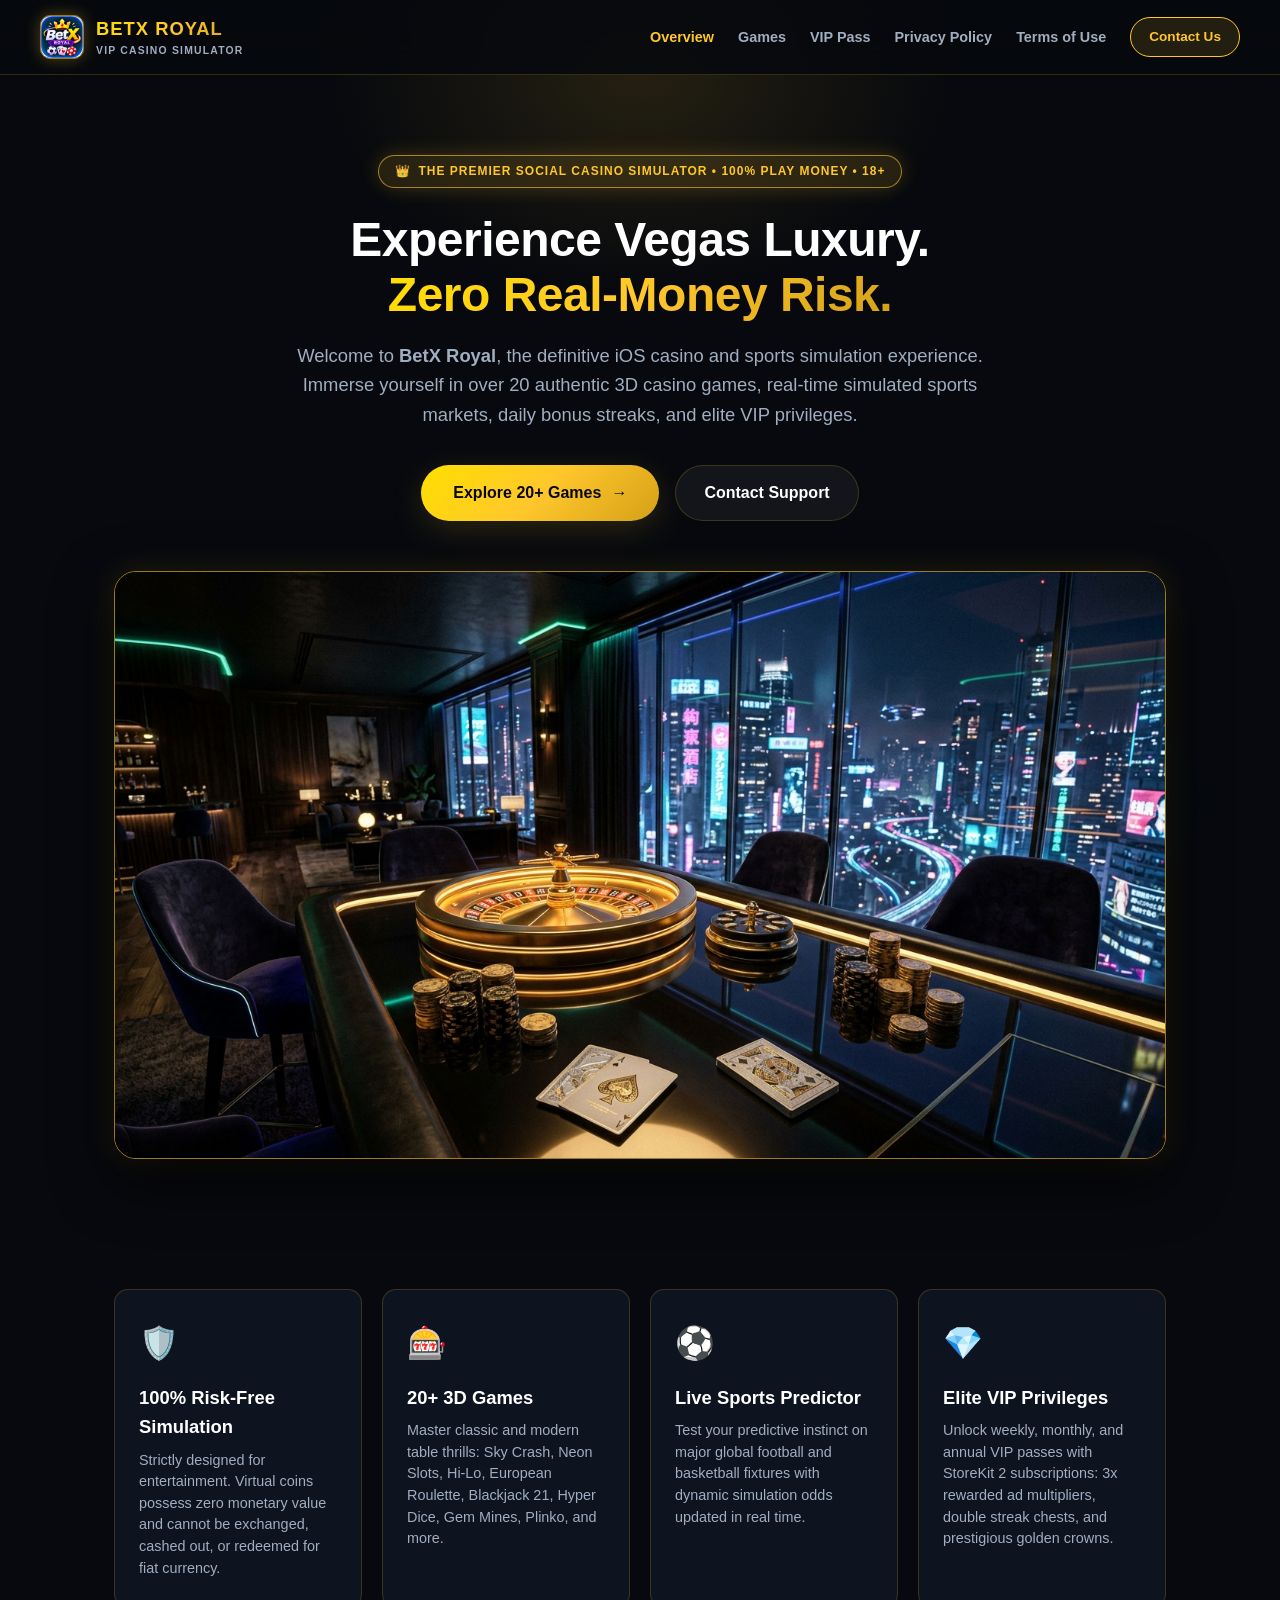
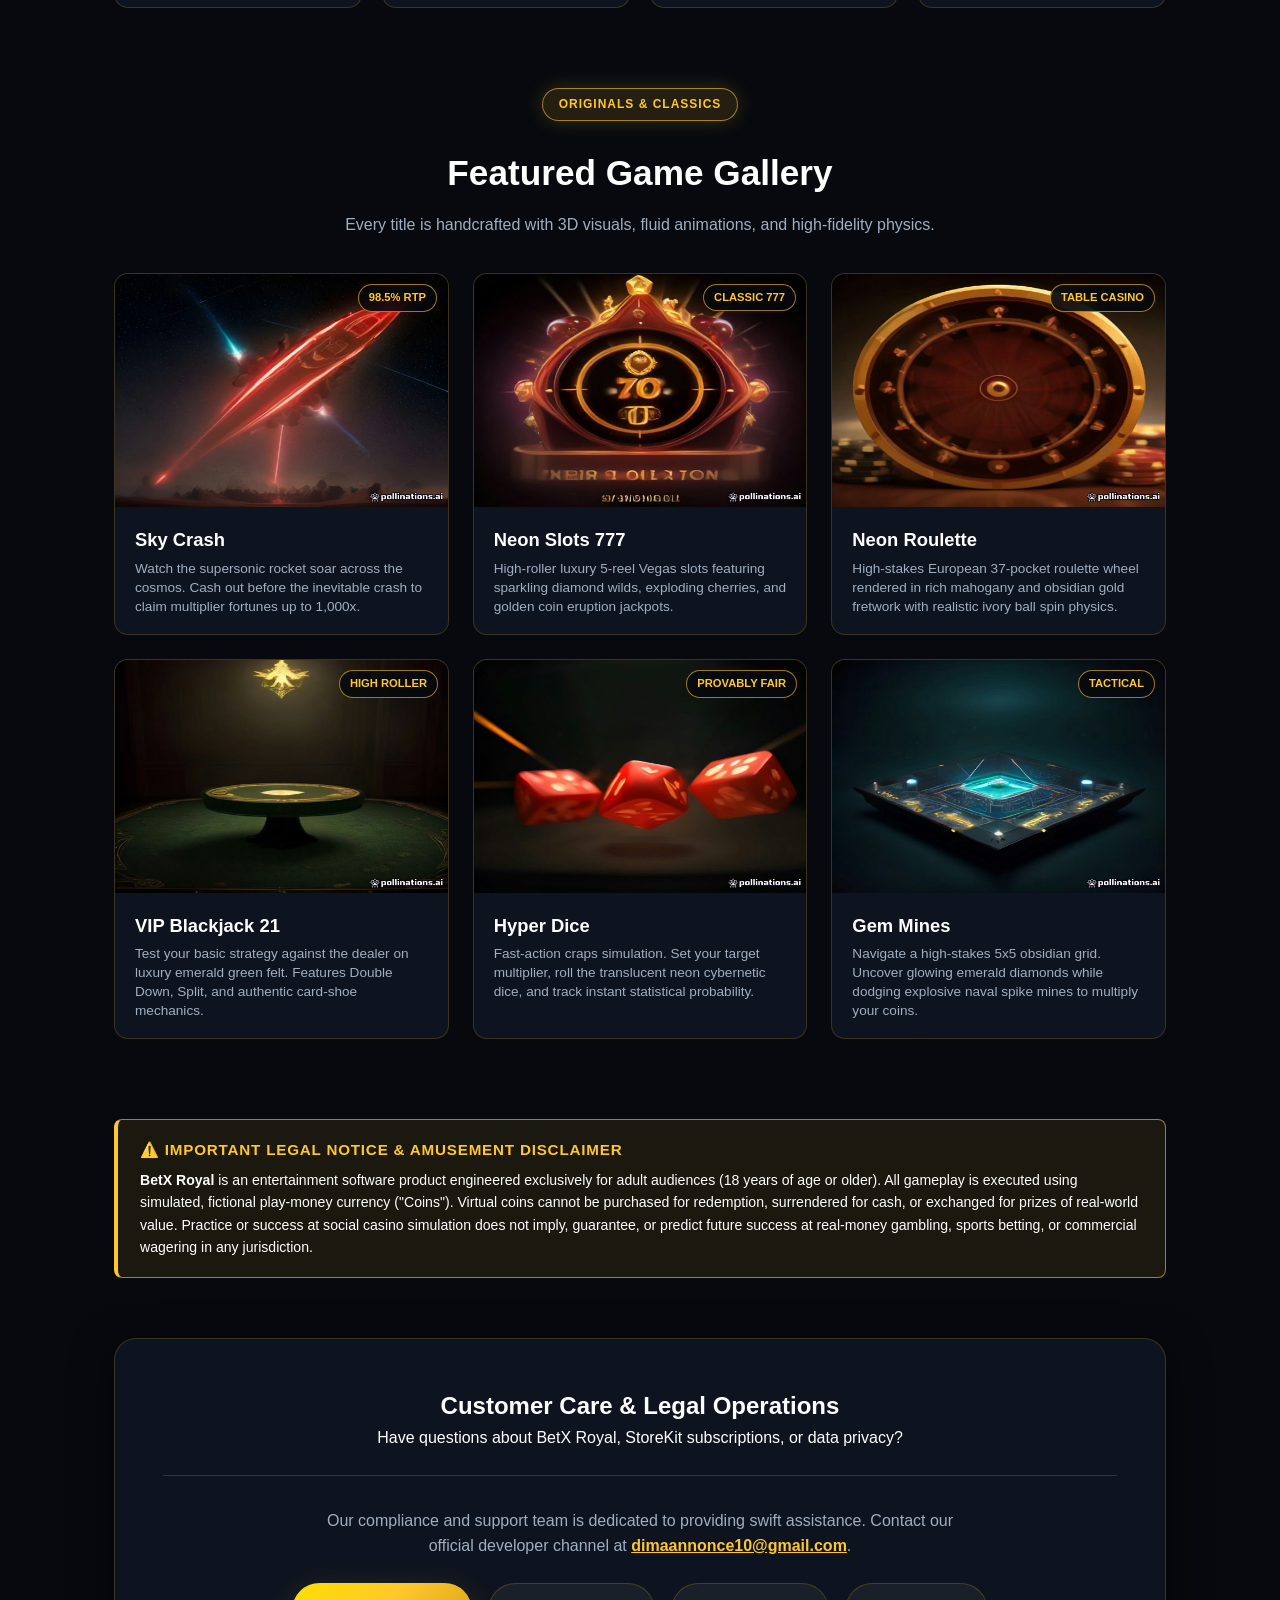
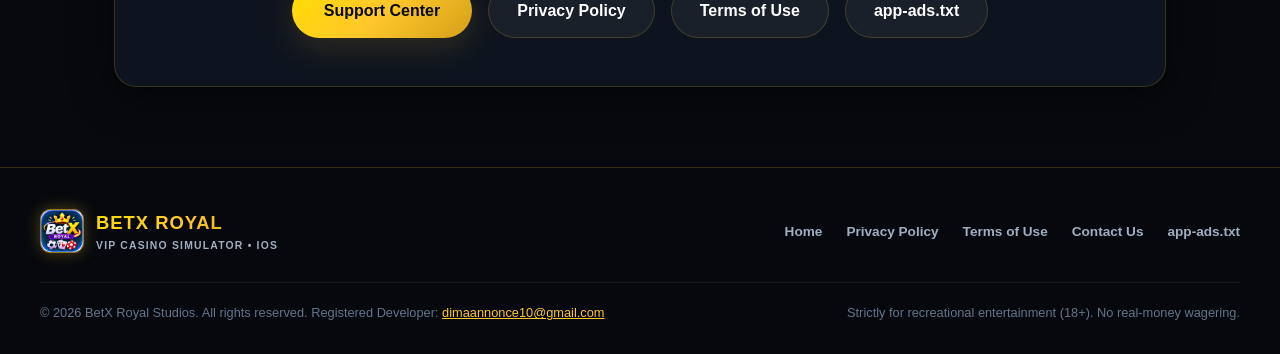
<file: index.html>
<!DOCTYPE html>
<html lang="en">
<head>
    <meta charset="UTF-8">
    <meta name="viewport" content="width=device-width, initial-scale=1.0">
    <title>BetX Royal - VIP Casino Simulator | Official App & Marketing Portal</title>
    <meta name="description" content="BetX Royal is the ultimate VIP social casino & sports odds simulator for iOS. Experience 20+ play-money casino games with zero financial risk.">
    <meta name="keywords" content="BetX Royal, Casino Simulator, Social Casino, Play Money, iOS Games, AdMob, VIP Casino">
    <link rel="stylesheet" href="assets/style.css">
    <link rel="icon" type="image/png" href="assets/logo.png">
</head>
<body>
    <div class="bg-glow-1"></div>
    <div class="bg-glow-2"></div>

    <!-- Navigation Header -->
    <header class="navbar">
        <div class="nav-container">
            <a href="index.html" class="brand-link">
                <img src="assets/logo.png" alt="BetX Royal Logo" class="brand-logo">
                <div class="brand-text">
                    <h1>BETX ROYAL</h1>
                    <p>VIP Casino Simulator</p>
                </div>
            </a>
            <nav class="nav-links">
                <a href="index.html" class="active">Overview</a>
                <a href="#games">Games</a>
                <a href="#vip">VIP Pass</a>
                <a href="privacy.html">Privacy Policy</a>
                <a href="terms.html">Terms of Use</a>
                <a href="contact.html" class="btn-contact-nav">Contact Us</a>
            </nav>
        </div>
    </header>

    <!-- Main Content -->
    <main class="content-wrapper">
        <!-- Hero Section -->
        <section class="hero-section">
            <div class="badge-pill">
                <span>👑</span>
                <span>The Premier Social Casino Simulator &bull; 100% Play Money &bull; 18+</span>
            </div>
            <h1 class="hero-title">Experience Vegas Luxury.<br><span class="highlight">Zero Real-Money Risk.</span></h1>
            <p class="hero-subtitle">
                Welcome to <strong>BetX Royal</strong>, the definitive iOS casino and sports simulation experience. Immerse yourself in over 20 authentic 3D casino games, real-time simulated sports markets, daily bonus streaks, and elite VIP privileges.
            </p>
            <div class="hero-cta-group">
                <a href="#games" class="btn-primary">
                    <span>Explore 20+ Games</span>
                    <span>&rarr;</span>
                </a>
                <a href="contact.html" class="btn-secondary">
                    <span>Contact Support</span>
                </a>
            </div>

            <div class="hero-banner-container">
                <img src="assets/banner.jpg" alt="BetX Royal VIP Penthouse Lounge" class="hero-banner-img">
            </div>
        </section>

        <!-- Pillars Section -->
        <section class="pillars-grid">
            <div class="pillar-card">
                <div class="pillar-icon">🛡️</div>
                <h3 class="pillar-title">100% Risk-Free Simulation</h3>
                <p class="pillar-desc">Strictly designed for entertainment. Virtual coins possess zero monetary value and cannot be exchanged, cashed out, or redeemed for fiat currency.</p>
            </div>
            <div class="pillar-card">
                <div class="pillar-icon">🎰</div>
                <h3 class="pillar-title">20+ 3D Games</h3>
                <p class="pillar-desc">Master classic and modern table thrills: Sky Crash, Neon Slots, Hi-Lo, European Roulette, Blackjack 21, Hyper Dice, Gem Mines, Plinko, and more.</p>
            </div>
            <div class="pillar-card">
                <div class="pillar-icon">⚽</div>
                <h3 class="pillar-title">Live Sports Predictor</h3>
                <p class="pillar-desc">Test your predictive instinct on major global football and basketball fixtures with dynamic simulation odds updated in real time.</p>
            </div>
            <div class="pillar-card">
                <div class="pillar-icon">💎</div>
                <h3 class="pillar-title">Elite VIP Privileges</h3>
                <p class="pillar-desc">Unlock weekly, monthly, and annual VIP passes with StoreKit 2 subscriptions: 3x rewarded ad multipliers, double streak chests, and prestigious golden crowns.</p>
            </div>
        </section>

        <!-- Games Showcase Section -->
        <section id="games" class="section-heading">
            <div class="badge-pill">Originals & Classics</div>
            <h2>Featured Game Gallery</h2>
            <p>Every title is handcrafted with 3D visuals, fluid animations, and high-fidelity physics.</p>
        </section>

        <section class="games-grid">
            <!-- Sky Crash -->
            <div class="game-card">
                <div class="game-thumb-wrapper">
                    <img src="assets/crash.png" alt="Sky Crash" class="game-thumb-img">
                    <span class="game-badge">98.5% RTP</span>
                </div>
                <div class="game-info">
                    <h3 class="game-name">Sky Crash</h3>
                    <p class="game-desc">Watch the supersonic rocket soar across the cosmos. Cash out before the inevitable crash to claim multiplier fortunes up to 1,000x.</p>
                </div>
            </div>

            <!-- Neon Slots -->
            <div class="game-card">
                <div class="game-thumb-wrapper">
                    <img src="assets/slots.png" alt="Neon Slots" class="game-thumb-img">
                    <span class="game-badge">CLASSIC 777</span>
                </div>
                <div class="game-info">
                    <h3 class="game-name">Neon Slots 777</h3>
                    <p class="game-desc">High-roller luxury 5-reel Vegas slots featuring sparkling diamond wilds, exploding cherries, and golden coin eruption jackpots.</p>
                </div>
            </div>

            <!-- Neon Roulette -->
            <div class="game-card">
                <div class="game-thumb-wrapper">
                    <img src="assets/roulette.png" alt="Neon Roulette" class="game-thumb-img">
                    <span class="game-badge">TABLE CASINO</span>
                </div>
                <div class="game-info">
                    <h3 class="game-name">Neon Roulette</h3>
                    <p class="game-desc">High-stakes European 37-pocket roulette wheel rendered in rich mahogany and obsidian gold fretwork with realistic ivory ball spin physics.</p>
                </div>
            </div>

            <!-- Blackjack 21 -->
            <div class="game-card">
                <div class="game-thumb-wrapper">
                    <img src="assets/blackjack.png" alt="Blackjack 21" class="game-thumb-img">
                    <span class="game-badge">HIGH ROLLER</span>
                </div>
                <div class="game-info">
                    <h3 class="game-name">VIP Blackjack 21</h3>
                    <p class="game-desc">Test your basic strategy against the dealer on luxury emerald green felt. Features Double Down, Split, and authentic card-shoe mechanics.</p>
                </div>
            </div>

            <!-- Hyper Dice -->
            <div class="game-card">
                <div class="game-thumb-wrapper">
                    <img src="assets/dice.png" alt="Hyper Dice" class="game-thumb-img">
                    <span class="game-badge">PROVABLY FAIR</span>
                </div>
                <div class="game-info">
                    <h3 class="game-name">Hyper Dice</h3>
                    <p class="game-desc">Fast-action craps simulation. Set your target multiplier, roll the translucent neon cybernetic dice, and track instant statistical probability.</p>
                </div>
            </div>

            <!-- Gem Mines -->
            <div class="game-card">
                <div class="game-thumb-wrapper">
                    <img src="assets/mines.png" alt="Gem Mines" class="game-thumb-img">
                    <span class="game-badge">TACTICAL</span>
                </div>
                <div class="game-info">
                    <h3 class="game-name">Gem Mines</h3>
                    <p class="game-desc">Navigate a high-stakes 5x5 obsidian grid. Uncover glowing emerald diamonds while dodging explosive naval spike mines to multiply your coins.</p>
                </div>
            </div>
        </section>

        <!-- Mandatory Lawyer Protection & Regulatory Disclaimer -->
        <div class="legal-alert" style="margin-bottom: 60px;">
            <h4>⚠️ Important Legal Notice & Amusement Disclaimer</h4>
            <p>
                <strong>BetX Royal</strong> is an entertainment software product engineered exclusively for adult audiences (18 years of age or older). All gameplay is executed using simulated, fictional play-money currency ("Coins"). Virtual coins cannot be purchased for redemption, surrendered for cash, or exchanged for prizes of real-world value. Practice or success at social casino simulation does not imply, guarantee, or predict future success at real-money gambling, sports betting, or commercial wagering in any jurisdiction.
            </p>
        </div>

        <!-- Developer & Support Callout -->
        <section class="legal-card" style="text-align: center;">
            <div class="legal-header">
                <h2>Customer Care & Legal Operations</h2>
                <p>Have questions about BetX Royal, StoreKit subscriptions, or data privacy?</p>
            </div>
            <p style="max-width: 650px; margin: 0 auto 24px; color: var(--text-secondary);">
                Our compliance and support team is dedicated to providing swift assistance. Contact our official developer channel at <a href="mailto:dimaannonce10@gmail.com" style="color: var(--gold); font-weight: 700;">dimaannonce10@gmail.com</a>.
            </p>
            <div style="display: flex; justify-content: center; gap: 16px; flex-wrap: wrap;">
                <a href="contact.html" class="btn-primary">Support Center</a>
                <a href="privacy.html" class="btn-secondary">Privacy Policy</a>
                <a href="terms.html" class="btn-secondary">Terms of Use</a>
                <a href="app-ads.txt" class="btn-secondary">app-ads.txt</a>
            </div>
        </section>
    </main>

    <!-- Footer -->
    <footer class="footer">
        <div class="footer-container">
            <div class="footer-top">
                <a href="index.html" class="brand-link">
                    <img src="assets/logo.png" alt="BetX Royal" class="brand-logo">
                    <div class="brand-text">
                        <h1>BETX ROYAL</h1>
                        <p>VIP Casino Simulator &bull; iOS</p>
                    </div>
                </a>
                <div class="footer-links">
                    <a href="index.html">Home</a>
                    <a href="privacy.html">Privacy Policy</a>
                    <a href="terms.html">Terms of Use</a>
                    <a href="contact.html">Contact Us</a>
                    <a href="app-ads.txt">app-ads.txt</a>
                </div>
            </div>
            <div class="footer-bottom">
                <div>&copy; 2026 BetX Royal Studios. All rights reserved. Registered Developer: <a href="mailto:dimaannonce10@gmail.com" style="color: var(--gold);">dimaannonce10@gmail.com</a></div>
                <div>Strictly for recreational entertainment (18+). No real-money wagering.</div>
            </div>
        </div>
    </footer>
</body>
</html>
</file>
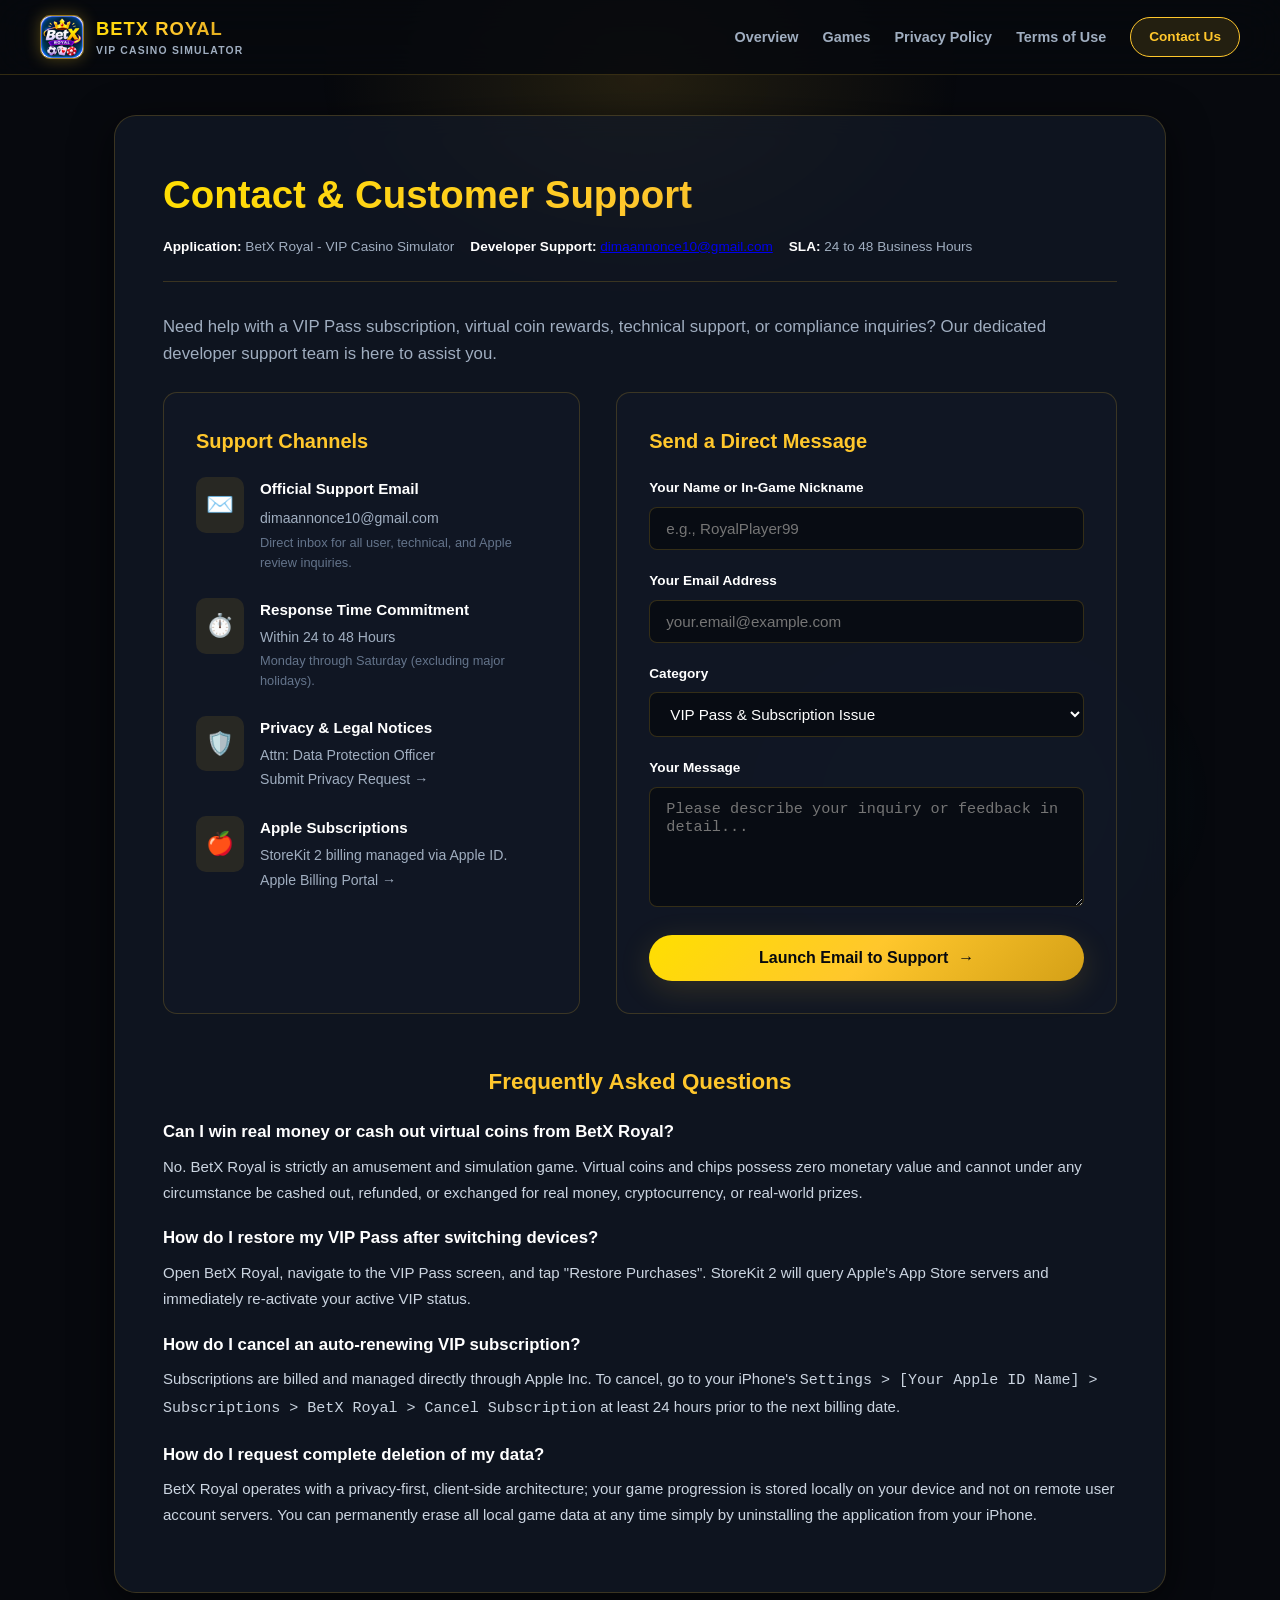
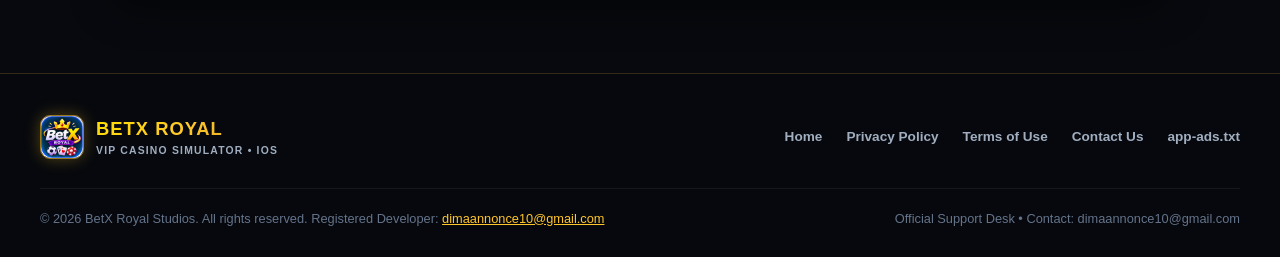
<file: contact.html>
<!DOCTYPE html>
<html lang="en">
<head>
    <meta charset="UTF-8">
    <meta name="viewport" content="width=device-width, initial-scale=1.0">
    <title>Contact Us & Support | BetX Royal - VIP Casino Simulator</title>
    <meta name="description" content="Official Customer Support and Developer Contact page for BetX Royal (iOS). Inquiries: dimaannonce10@gmail.com.">
    <link rel="stylesheet" href="assets/style.css">
    <link rel="icon" type="image/png" href="assets/logo.png">
</head>
<body>
    <div class="bg-glow-1"></div>
    <div class="bg-glow-2"></div>

    <!-- Navigation Header -->
    <header class="navbar">
        <div class="nav-container">
            <a href="index.html" class="brand-link">
                <img src="assets/logo.png" alt="BetX Royal Logo" class="brand-logo">
                <div class="brand-text">
                    <h1>BETX ROYAL</h1>
                    <p>VIP Casino Simulator</p>
                </div>
            </a>
            <nav class="nav-links">
                <a href="index.html">Overview</a>
                <a href="index.html#games">Games</a>
                <a href="privacy.html">Privacy Policy</a>
                <a href="terms.html">Terms of Use</a>
                <a href="contact.html" class="btn-contact-nav active">Contact Us</a>
            </nav>
        </div>
    </header>

    <!-- Main Content -->
    <main class="content-wrapper">
        <div class="legal-card">
            <div class="legal-header">
                <h1>Contact & Customer Support</h1>
                <div class="legal-meta">
                    <span><strong>Application:</strong> BetX Royal - VIP Casino Simulator</span>
                    <span><strong>Developer Support:</strong> <a href="mailto:dimaannonce10@gmail.com">dimaannonce10@gmail.com</a></span>
                    <span><strong>SLA:</strong> 24 to 48 Business Hours</span>
                </div>
            </div>

            <p style="color: var(--text-secondary); margin-bottom: 24px; font-size: 1.05rem;">
                Need help with a VIP Pass subscription, virtual coin rewards, technical support, or compliance inquiries? Our dedicated developer support team is here to assist you.
            </p>

            <div class="contact-grid">
                <!-- Info Left Column -->
                <div class="contact-info-card">
                    <h3 style="font-size: 1.25rem; font-weight: 800; color: var(--gold); margin-bottom: 20px;">Support Channels</h3>

                    <div class="contact-info-item">
                        <div class="contact-icon">✉️</div>
                        <div class="contact-details">
                            <h4>Official Support Email</h4>
                            <a href="mailto:dimaannonce10@gmail.com">dimaannonce10@gmail.com</a>
                            <p style="font-size: 0.8rem; color: var(--text-muted); margin-top: 2px;">Direct inbox for all user, technical, and Apple review inquiries.</p>
                        </div>
                    </div>

                    <div class="contact-info-item">
                        <div class="contact-icon">⏱️</div>
                        <div class="contact-details">
                            <h4>Response Time Commitment</h4>
                            <p>Within 24 to 48 Hours</p>
                            <p style="font-size: 0.8rem; color: var(--text-muted); margin-top: 2px;">Monday through Saturday (excluding major holidays).</p>
                        </div>
                    </div>

                    <div class="contact-info-item">
                        <div class="contact-icon">🛡️</div>
                        <div class="contact-details">
                            <h4>Privacy & Legal Notices</h4>
                            <p>Attn: Data Protection Officer</p>
                            <a href="mailto:dimaannonce10@gmail.com?subject=Privacy%20Inquiry%20-%20BetX%20Royal">Submit Privacy Request &rarr;</a>
                        </div>
                    </div>

                    <div class="contact-info-item">
                        <div class="contact-icon">🍎</div>
                        <div class="contact-details">
                            <h4>Apple Subscriptions</h4>
                            <p>StoreKit 2 billing managed via Apple ID.</p>
                            <a href="https://support.apple.com/billing" target="_blank" rel="noopener">Apple Billing Portal &rarr;</a>
                        </div>
                    </div>
                </div>

                <!-- Interactive Form Right Column -->
                <div class="contact-form">
                    <h3 style="font-size: 1.25rem; font-weight: 800; color: var(--gold); margin-bottom: 20px;">Send a Direct Message</h3>

                    <form onsubmit="handleContactSubmit(event)">
                        <div class="form-group">
                            <label class="form-label" for="userName">Your Name or In-Game Nickname</label>
                            <input type="text" id="userName" class="form-control" placeholder="e.g., RoyalPlayer99" required>
                        </div>

                        <div class="form-group">
                            <label class="form-label" for="userEmail">Your Email Address</label>
                            <input type="email" id="userEmail" class="form-control" placeholder="your.email@example.com" required>
                        </div>

                        <div class="form-group">
                            <label class="form-label" for="inquiryType">Category</label>
                            <select id="inquiryType" class="form-control">
                                <option value="VIP Subscription / StoreKit Issue">VIP Pass & Subscription Issue</option>
                                <option value="Technical Bug / App Crash">Technical Bug / Crash Report</option>
                                <option value="Virtual Coins / Ad Rewards">Virtual Coins & Rewarded Ads</option>
                                <option value="Privacy / GDPR / CCPA Request">Privacy & Data Subject Request</option>
                                <option value="General Question / Feedback">General Feedback</option>
                            </select>
                        </div>

                        <div class="form-group">
                            <label class="form-label" for="userMessage">Your Message</label>
                            <textarea id="userMessage" class="form-control" placeholder="Please describe your inquiry or feedback in detail..." required></textarea>
                        </div>

                        <button type="submit" class="btn-primary" style="width: 100%; justify-content: center; border: none; cursor: pointer;">
                            <span>Launch Email to Support</span>
                            <span>&rarr;</span>
                        </button>
                    </form>
                </div>
            </div>

            <!-- FAQ Section -->
            <div style="margin-top: 50px;">
                <h3 style="font-size: 1.4rem; font-weight: 800; color: var(--gold); margin-bottom: 20px; text-align: center;">Frequently Asked Questions</h3>
                
                <div class="legal-content">
                    <h3>Can I win real money or cash out virtual coins from BetX Royal?</h3>
                    <p>No. BetX Royal is strictly an amusement and simulation game. Virtual coins and chips possess zero monetary value and cannot under any circumstance be cashed out, refunded, or exchanged for real money, cryptocurrency, or real-world prizes.</p>

                    <h3>How do I restore my VIP Pass after switching devices?</h3>
                    <p>Open BetX Royal, navigate to the VIP Pass screen, and tap "Restore Purchases". StoreKit 2 will query Apple's App Store servers and immediately re-activate your active VIP status.</p>

                    <h3>How do I cancel an auto-renewing VIP subscription?</h3>
                    <p>Subscriptions are billed and managed directly through Apple Inc. To cancel, go to your iPhone's <code>Settings &gt; [Your Apple ID Name] &gt; Subscriptions &gt; BetX Royal &gt; Cancel Subscription</code> at least 24 hours prior to the next billing date.</p>

                    <h3>How do I request complete deletion of my data?</h3>
                    <p>BetX Royal operates with a privacy-first, client-side architecture; your game progression is stored locally on your device and not on remote user account servers. You can permanently erase all local game data at any time simply by uninstalling the application from your iPhone.</p>
                </div>
            </div>
        </div>
    </main>

    <!-- Footer -->
    <footer class="footer">
        <div class="footer-container">
            <div class="footer-top">
                <a href="index.html" class="brand-link">
                    <img src="assets/logo.png" alt="BetX Royal" class="brand-logo">
                    <div class="brand-text">
                        <h1>BETX ROYAL</h1>
                        <p>VIP Casino Simulator &bull; iOS</p>
                    </div>
                </a>
                <div class="footer-links">
                    <a href="index.html">Home</a>
                    <a href="privacy.html">Privacy Policy</a>
                    <a href="terms.html">Terms of Use</a>
                    <a href="contact.html">Contact Us</a>
                    <a href="app-ads.txt">app-ads.txt</a>
                </div>
            </div>
            <div class="footer-bottom">
                <div>&copy; 2026 BetX Royal Studios. All rights reserved. Registered Developer: <a href="mailto:dimaannonce10@gmail.com" style="color: var(--gold);">dimaannonce10@gmail.com</a></div>
                <div>Official Support Desk &bull; Contact: dimaannonce10@gmail.com</div>
            </div>
        </div>
    </footer>

    <script>
        function handleContactSubmit(event) {
            event.preventDefault();
            const name = document.getElementById('userName').value;
            const category = document.getElementById('inquiryType').value;
            const message = document.getElementById('userMessage').value;
            
            const subject = encodeURIComponent(`[BetX Royal Support] ${category} - ${name}`);
            const body = encodeURIComponent(`Hello BetX Royal Support Team,\n\nName / Nickname: ${name}\nCategory: ${category}\n\nMessage:\n${message}\n\nSent from BetX Royal Web Support Portal`);
            
            window.location.href = `mailto:dimaannonce10@gmail.com?subject=${subject}&body=${body}`;
        }
    </script>
</body>
</html>
</file>
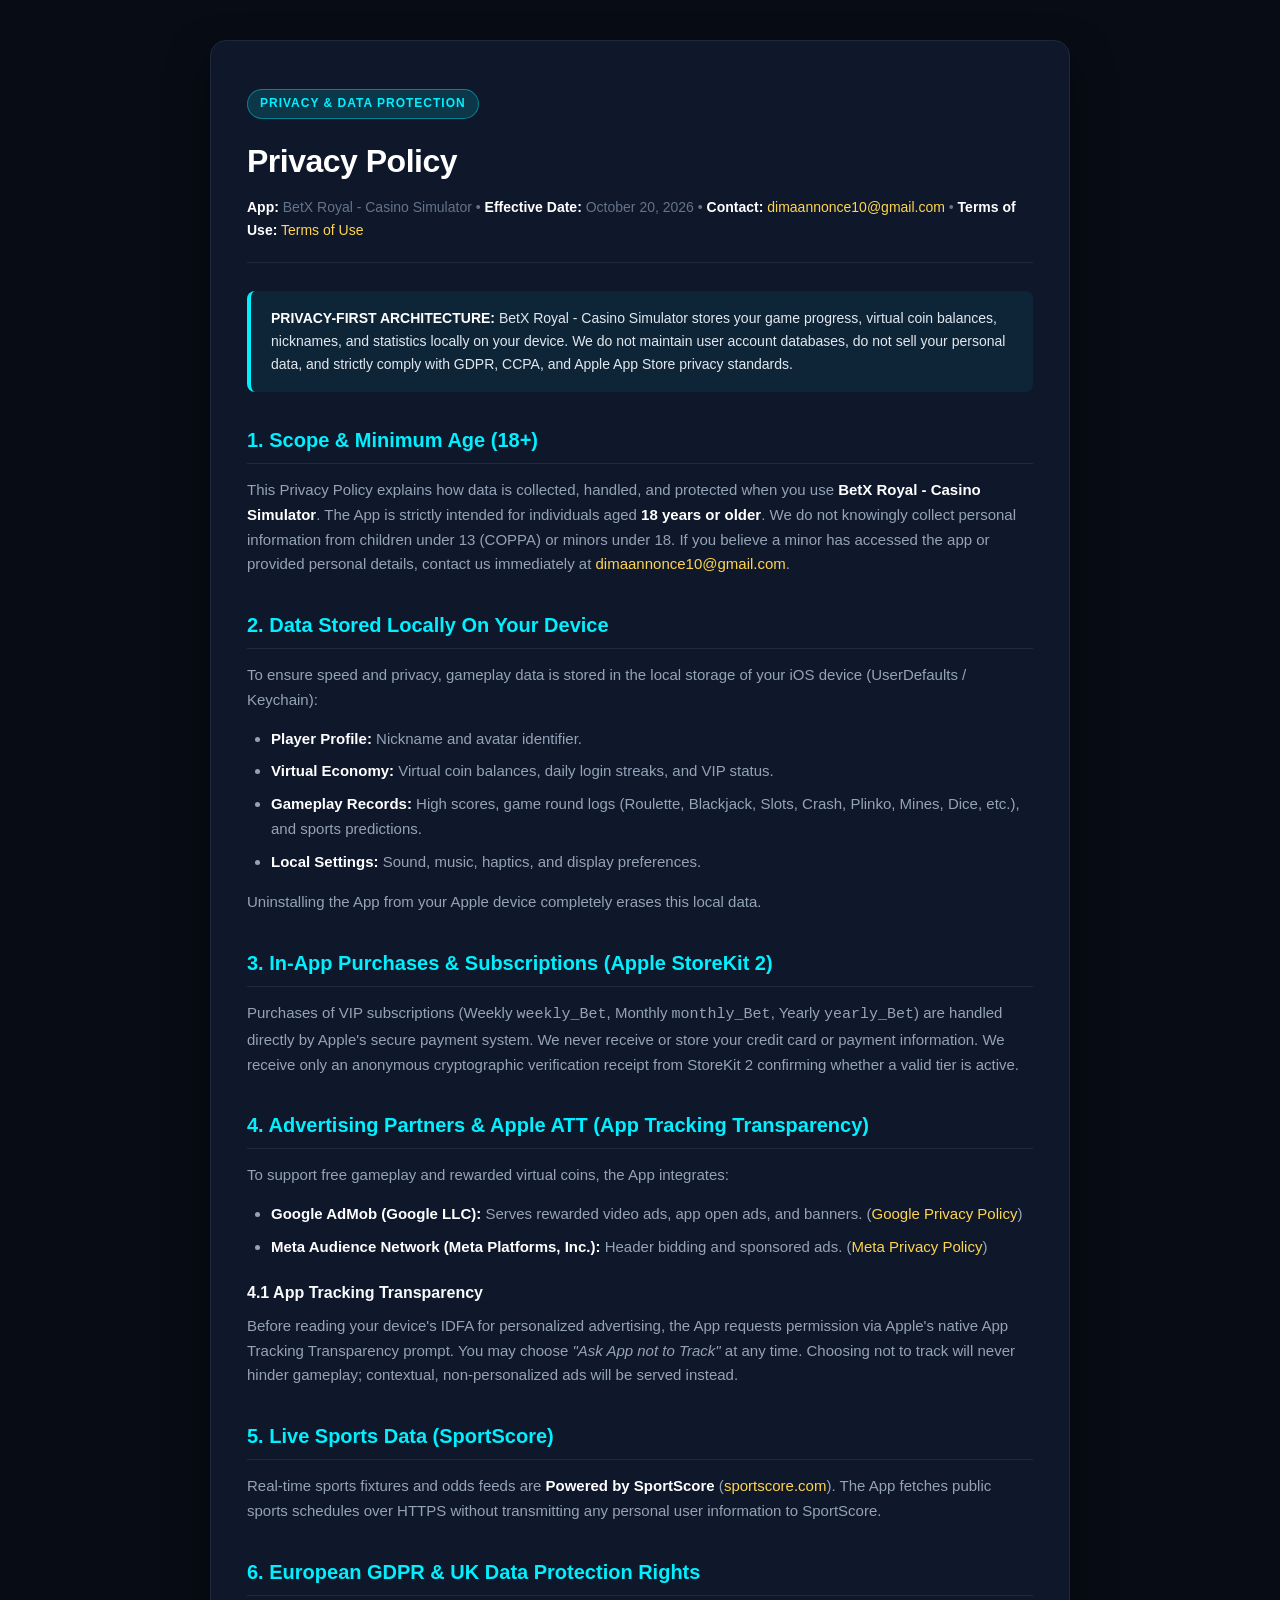
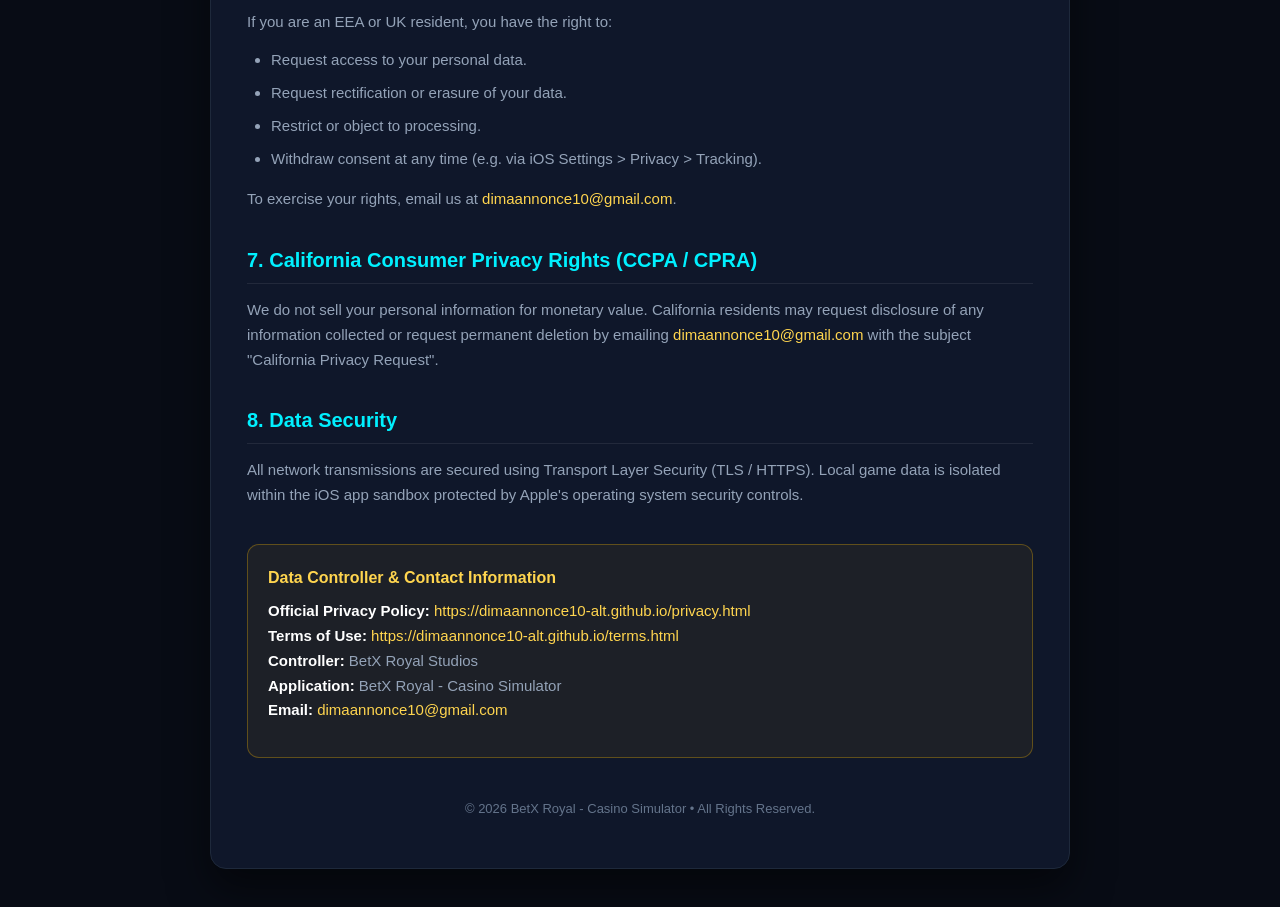
<file: privacy.html>
<!DOCTYPE html>
<html lang="en">
<head>
    <meta charset="UTF-8">
    <meta name="viewport" content="width=device-width, initial-scale=1.0">
    <title>Privacy Policy | BetX Royal - Casino Simulator</title>
    <style>
        :root {
            --bg-color: #080C15;
            --card-bg: #0F172A;
            --border-color: #1E293B;
            --gold: #FFB800;
            --gold-bright: #FFD54F;
            --text-main: #F8FAFC;
            --text-sub: #94A3B8;
            --text-muted: #64748B;
            --cyan: #00F0FF;
        }
        * { box-sizing: border-box; margin: 0; padding: 0; }
        body {
            background-color: var(--bg-color);
            color: var(--text-main);
            font-family: -apple-system, BlinkMacSystemFont, "Segoe UI", Roboto, Helvetica, Arial, sans-serif;
            line-height: 1.65;
            padding: 40px 20px;
        }
        .container {
            max-width: 860px;
            margin: 0 auto;
            background: var(--card-bg);
            border: 1px solid var(--border-color);
            border-radius: 16px;
            padding: 48px 36px;
            box-shadow: 0 20px 40px rgba(0,0,0,0.5);
        }
        .badge {
            display: inline-block;
            background: rgba(0, 240, 255, 0.15);
            color: var(--cyan);
            border: 1px solid rgba(0, 240, 255, 0.4);
            padding: 4px 12px;
            border-radius: 9999px;
            font-size: 12px;
            font-weight: 700;
            text-transform: uppercase;
            letter-spacing: 1px;
            margin-bottom: 16px;
        }
        h1 {
            font-size: 32px;
            font-weight: 900;
            letter-spacing: -0.5px;
            margin-bottom: 8px;
            color: #FFFFFF;
        }
        .meta {
            color: var(--text-muted);
            font-size: 14px;
            margin-bottom: 28px;
            padding-bottom: 20px;
            border-bottom: 1px solid var(--border-color);
        }
        .highlight-box {
            background: rgba(0, 240, 255, 0.06);
            border-left: 4px solid var(--cyan);
            padding: 16px 20px;
            border-radius: 8px;
            margin: 24px 0;
            font-size: 14px;
            color: #E2E8F0;
        }
        h2 {
            font-size: 20px;
            font-weight: 800;
            color: var(--cyan);
            margin: 32px 0 14px 0;
            padding-bottom: 6px;
            border-bottom: 1px solid rgba(255, 255, 255, 0.08);
        }
        h3 {
            font-size: 16px;
            font-weight: 700;
            color: var(--text-main);
            margin: 20px 0 8px 0;
        }
        p, li {
            color: var(--text-sub);
            font-size: 15px;
            margin-bottom: 14px;
        }
        ul {
            padding-left: 24px;
            margin-bottom: 16px;
        }
        li {
            margin-bottom: 8px;
        }
        strong {
            color: #FFFFFF;
        }
        a {
            color: var(--gold-bright);
            text-decoration: none;
            transition: color 0.2s;
        }
        a:hover {
            color: #FFE082;
            text-decoration: underline;
        }
        .contact-card {
            background: rgba(255, 184, 0, 0.06);
            border: 1px solid rgba(255, 184, 0, 0.3);
            padding: 20px;
            border-radius: 12px;
            margin-top: 36px;
        }
        .contact-card h3 {
            margin-top: 0;
            color: var(--gold-bright);
        }
        .footer {
            margin-top: 40px;
            text-align: center;
            font-size: 13px;
            color: var(--text-muted);
        }
    </style>
</head>
<body>
    <div class="container">
        <div class="badge">Privacy & Data Protection</div>
        <h1>Privacy Policy</h1>
        <div class="meta">
            <strong>App:</strong> BetX Royal - Casino Simulator &bull; 
            <strong>Effective Date:</strong> October 20, 2026 &bull; 
            <strong>Contact:</strong> <a href="mailto:dimaannonce10@gmail.com">dimaannonce10@gmail.com</a> &bull;
            <strong>Terms of Use:</strong> <a href="https://dimaannonce10-alt.github.io/terms.html">Terms of Use</a>
        </div>

        <div class="highlight-box">
            <strong>PRIVACY-FIRST ARCHITECTURE:</strong> BetX Royal - Casino Simulator stores your game progress, virtual coin balances, nicknames, and statistics locally on your device. We do not maintain user account databases, do not sell your personal data, and strictly comply with GDPR, CCPA, and Apple App Store privacy standards.
        </div>

        <h2>1. Scope & Minimum Age (18+)</h2>
        <p>This Privacy Policy explains how data is collected, handled, and protected when you use <strong>BetX Royal - Casino Simulator</strong>. The App is strictly intended for individuals aged <strong>18 years or older</strong>. We do not knowingly collect personal information from children under 13 (COPPA) or minors under 18. If you believe a minor has accessed the app or provided personal details, contact us immediately at <a href="mailto:dimaannonce10@gmail.com">dimaannonce10@gmail.com</a>.</p>

        <h2>2. Data Stored Locally On Your Device</h2>
        <p>To ensure speed and privacy, gameplay data is stored in the local storage of your iOS device (UserDefaults / Keychain):</p>
        <ul>
            <li><strong>Player Profile:</strong> Nickname and avatar identifier.</li>
            <li><strong>Virtual Economy:</strong> Virtual coin balances, daily login streaks, and VIP status.</li>
            <li><strong>Gameplay Records:</strong> High scores, game round logs (Roulette, Blackjack, Slots, Crash, Plinko, Mines, Dice, etc.), and sports predictions.</li>
            <li><strong>Local Settings:</strong> Sound, music, haptics, and display preferences.</li>
        </ul>
        <p>Uninstalling the App from your Apple device completely erases this local data.</p>

        <h2>3. In-App Purchases & Subscriptions (Apple StoreKit 2)</h2>
        <p>Purchases of VIP subscriptions (Weekly <code>weekly_Bet</code>, Monthly <code>monthly_Bet</code>, Yearly <code>yearly_Bet</code>) are handled directly by Apple's secure payment system. We never receive or store your credit card or payment information. We receive only an anonymous cryptographic verification receipt from StoreKit 2 confirming whether a valid tier is active.</p>

        <h2>4. Advertising Partners & Apple ATT (App Tracking Transparency)</h2>
        <p>To support free gameplay and rewarded virtual coins, the App integrates:</p>
        <ul>
            <li><strong>Google AdMob (Google LLC):</strong> Serves rewarded video ads, app open ads, and banners. (<a href="https://policies.google.com/privacy" target="_blank">Google Privacy Policy</a>)</li>
            <li><strong>Meta Audience Network (Meta Platforms, Inc.):</strong> Header bidding and sponsored ads. (<a href="https://www.facebook.com/about/privacy/" target="_blank">Meta Privacy Policy</a>)</li>
        </ul>
        <h3>4.1 App Tracking Transparency</h3>
        <p>Before reading your device's IDFA for personalized advertising, the App requests permission via Apple's native App Tracking Transparency prompt. You may choose <em>"Ask App not to Track"</em> at any time. Choosing not to track will never hinder gameplay; contextual, non-personalized ads will be served instead.</p>

        <h2>5. Live Sports Data (SportScore)</h2>
        <p>Real-time sports fixtures and odds feeds are <strong>Powered by SportScore</strong> (<a href="https://sportscore.com/" target="_blank">sportscore.com</a>). The App fetches public sports schedules over HTTPS without transmitting any personal user information to SportScore.</p>

        <h2>6. European GDPR & UK Data Protection Rights</h2>
        <p>If you are an EEA or UK resident, you have the right to:</p>
        <ul>
            <li>Request access to your personal data.</li>
            <li>Request rectification or erasure of your data.</li>
            <li>Restrict or object to processing.</li>
            <li>Withdraw consent at any time (e.g. via iOS Settings &gt; Privacy &gt; Tracking).</li>
        </ul>
        <p>To exercise your rights, email us at <a href="mailto:dimaannonce10@gmail.com">dimaannonce10@gmail.com</a>.</p>

        <h2>7. California Consumer Privacy Rights (CCPA / CPRA)</h2>
        <p>We do not sell your personal information for monetary value. California residents may request disclosure of any information collected or request permanent deletion by emailing <a href="mailto:dimaannonce10@gmail.com">dimaannonce10@gmail.com</a> with the subject "California Privacy Request".</p>

        <h2>8. Data Security</h2>
        <p>All network transmissions are secured using Transport Layer Security (TLS / HTTPS). Local game data is isolated within the iOS app sandbox protected by Apple's operating system security controls.</p>

        <div class="contact-card">
            <h3>Data Controller & Contact Information</h3>
            <p><strong>Official Privacy Policy:</strong> <a href="https://dimaannonce10-alt.github.io/privacy.html">https://dimaannonce10-alt.github.io/privacy.html</a><br>
            <strong>Terms of Use:</strong> <a href="https://dimaannonce10-alt.github.io/terms.html">https://dimaannonce10-alt.github.io/terms.html</a><br>
            <strong>Controller:</strong> BetX Royal Studios<br>
            <strong>Application:</strong> BetX Royal - Casino Simulator<br>
            <strong>Email:</strong> <a href="mailto:dimaannonce10@gmail.com">dimaannonce10@gmail.com</a></p>
        </div>

        <div class="footer">
            &copy; 2026 BetX Royal - Casino Simulator &bull; All Rights Reserved.
        </div>
    </div>
</body>
</html>
</file>
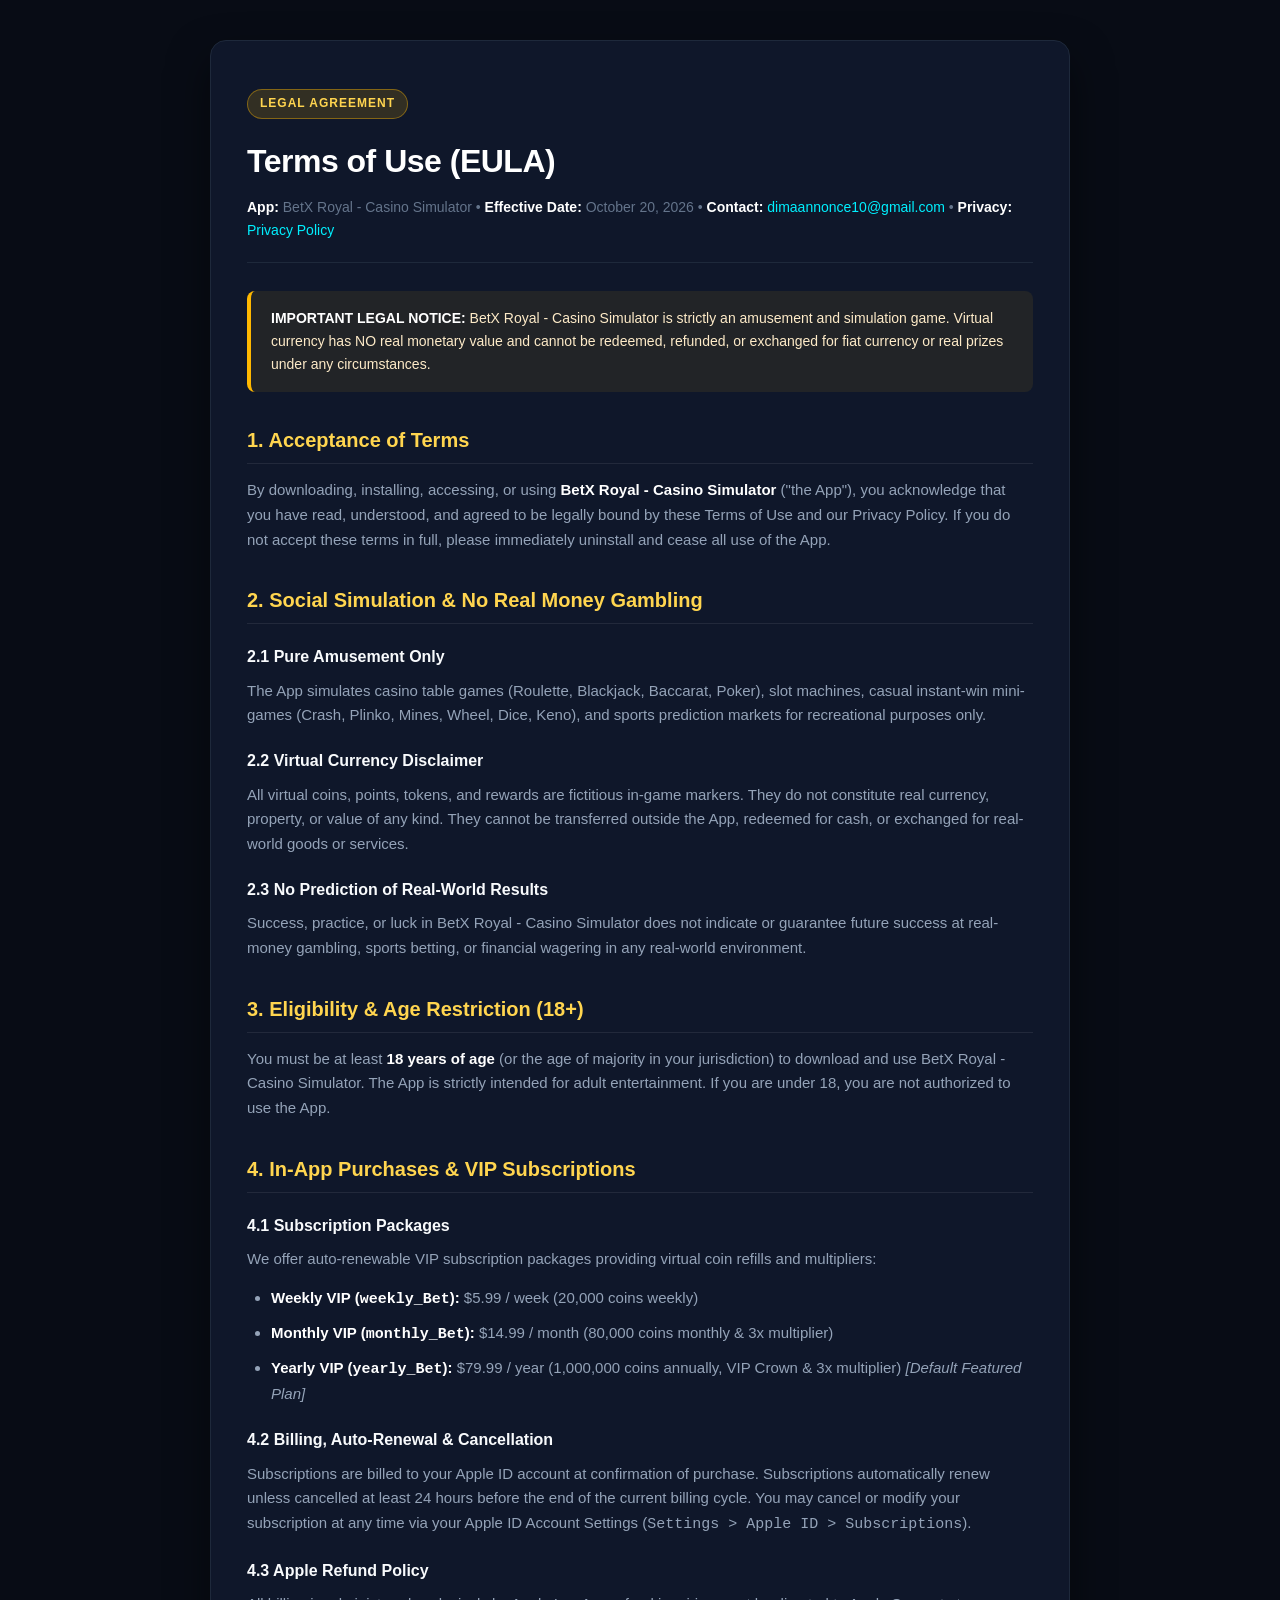
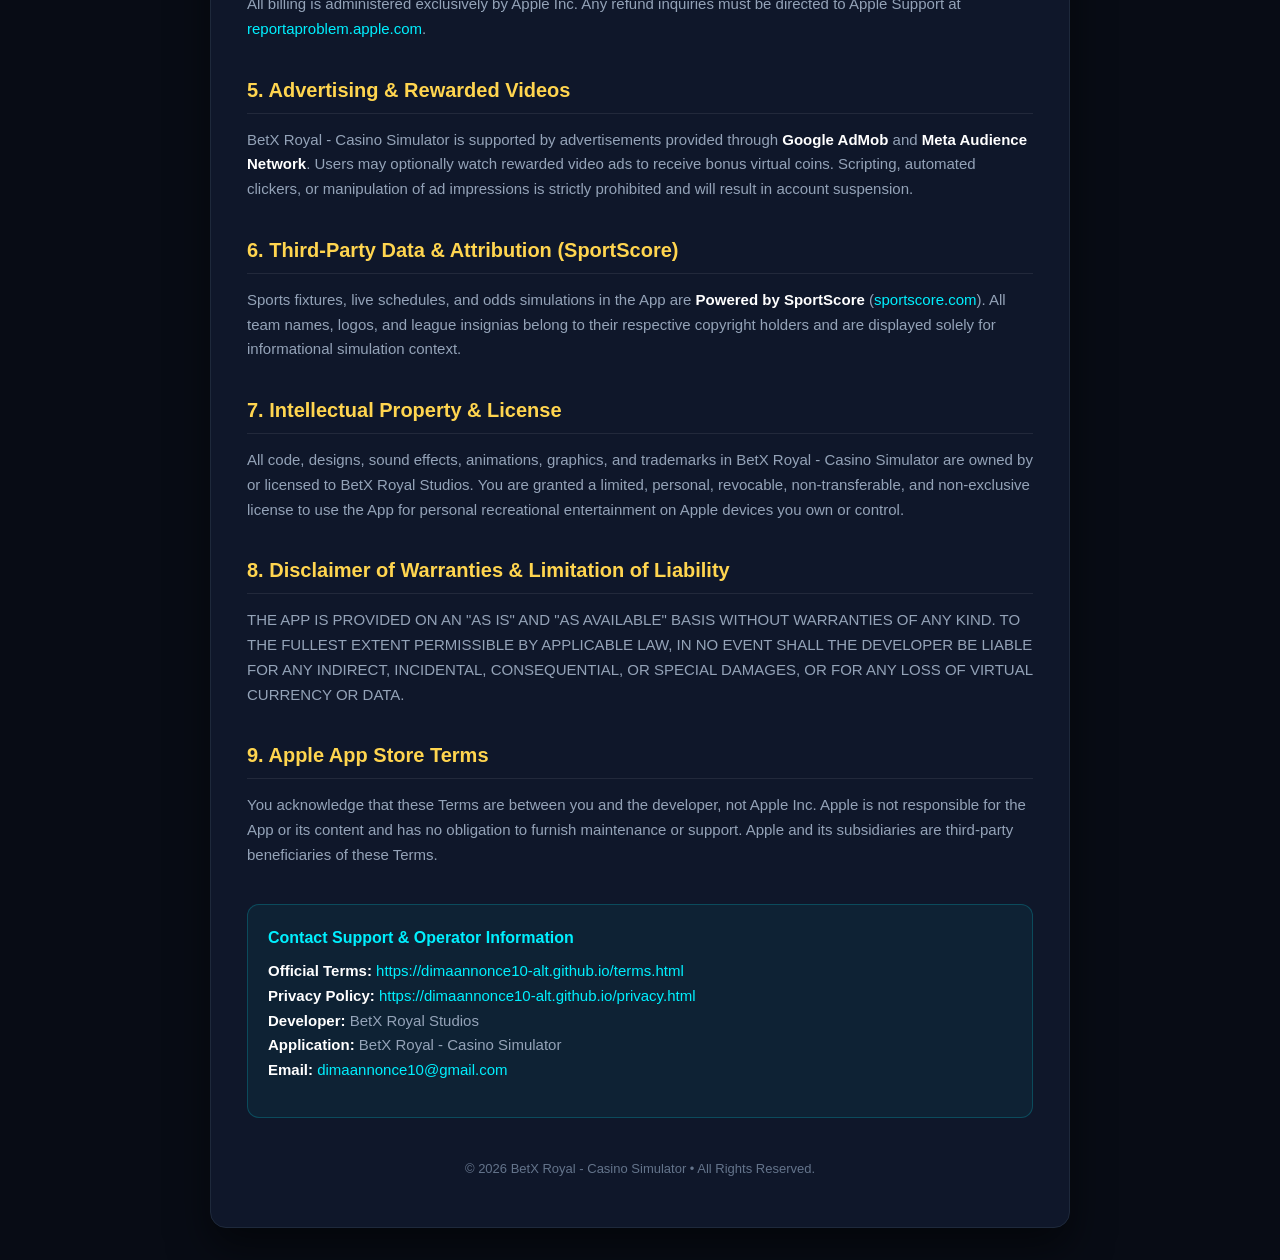
<file: terms.html>
<!DOCTYPE html>
<html lang="en">
<head>
    <meta charset="UTF-8">
    <meta name="viewport" content="width=device-width, initial-scale=1.0">
    <title>Terms of Use | BetX Royal - Casino Simulator</title>
    <style>
        :root {
            --bg-color: #080C15;
            --card-bg: #0F172A;
            --border-color: #1E293B;
            --gold: #FFB800;
            --gold-bright: #FFD54F;
            --text-main: #F8FAFC;
            --text-sub: #94A3B8;
            --text-muted: #64748B;
            --cyan: #00F0FF;
        }
        * { box-sizing: border-box; margin: 0; padding: 0; }
        body {
            background-color: var(--bg-color);
            color: var(--text-main);
            font-family: -apple-system, BlinkMacSystemFont, "Segoe UI", Roboto, Helvetica, Arial, sans-serif;
            line-height: 1.65;
            padding: 40px 20px;
        }
        .container {
            max-width: 860px;
            margin: 0 auto;
            background: var(--card-bg);
            border: 1px solid var(--border-color);
            border-radius: 16px;
            padding: 48px 36px;
            box-shadow: 0 20px 40px rgba(0,0,0,0.5);
        }
        .badge {
            display: inline-block;
            background: rgba(255, 184, 0, 0.15);
            color: var(--gold-bright);
            border: 1px solid rgba(255, 184, 0, 0.4);
            padding: 4px 12px;
            border-radius: 9999px;
            font-size: 12px;
            font-weight: 700;
            text-transform: uppercase;
            letter-spacing: 1px;
            margin-bottom: 16px;
        }
        h1 {
            font-size: 32px;
            font-weight: 900;
            letter-spacing: -0.5px;
            margin-bottom: 8px;
            color: #FFFFFF;
        }
        .meta {
            color: var(--text-muted);
            font-size: 14px;
            margin-bottom: 28px;
            padding-bottom: 20px;
            border-bottom: 1px solid var(--border-color);
        }
        .notice-box {
            background: rgba(255, 184, 0, 0.08);
            border-left: 4px solid var(--gold);
            padding: 16px 20px;
            border-radius: 8px;
            margin: 24px 0;
            font-size: 14px;
            color: #FEEBC8;
        }
        h2 {
            font-size: 20px;
            font-weight: 800;
            color: var(--gold-bright);
            margin: 32px 0 14px 0;
            padding-bottom: 6px;
            border-bottom: 1px solid rgba(255, 255, 255, 0.08);
        }
        h3 {
            font-size: 16px;
            font-weight: 700;
            color: var(--text-main);
            margin: 20px 0 8px 0;
        }
        p, li {
            color: var(--text-sub);
            font-size: 15px;
            margin-bottom: 14px;
        }
        ul {
            padding-left: 24px;
            margin-bottom: 16px;
        }
        li {
            margin-bottom: 8px;
        }
        strong {
            color: #FFFFFF;
        }
        a {
            color: var(--cyan);
            text-decoration: none;
            transition: color 0.2s;
        }
        a:hover {
            color: #67E8F9;
            text-decoration: underline;
        }
        .contact-card {
            background: rgba(0, 240, 255, 0.05);
            border: 1px solid rgba(0, 240, 255, 0.2);
            padding: 20px;
            border-radius: 12px;
            margin-top: 36px;
        }
        .contact-card h3 {
            margin-top: 0;
            color: var(--cyan);
        }
        .footer {
            margin-top: 40px;
            text-align: center;
            font-size: 13px;
            color: var(--text-muted);
        }
    </style>
</head>
<body>
    <div class="container">
        <div class="badge">Legal Agreement</div>
        <h1>Terms of Use (EULA)</h1>
        <div class="meta">
            <strong>App:</strong> BetX Royal - Casino Simulator &bull; 
            <strong>Effective Date:</strong> October 20, 2026 &bull; 
            <strong>Contact:</strong> <a href="mailto:dimaannonce10@gmail.com">dimaannonce10@gmail.com</a> &bull;
            <strong>Privacy:</strong> <a href="https://dimaannonce10-alt.github.io/privacy.html">Privacy Policy</a>
        </div>

        <div class="notice-box">
            <strong>IMPORTANT LEGAL NOTICE:</strong> BetX Royal - Casino Simulator is strictly an amusement and simulation game. Virtual currency has NO real monetary value and cannot be redeemed, refunded, or exchanged for fiat currency or real prizes under any circumstances.
        </div>

        <h2>1. Acceptance of Terms</h2>
        <p>By downloading, installing, accessing, or using <strong>BetX Royal - Casino Simulator</strong> ("the App"), you acknowledge that you have read, understood, and agreed to be legally bound by these Terms of Use and our Privacy Policy. If you do not accept these terms in full, please immediately uninstall and cease all use of the App.</p>

        <h2>2. Social Simulation & No Real Money Gambling</h2>
        <h3>2.1 Pure Amusement Only</h3>
        <p>The App simulates casino table games (Roulette, Blackjack, Baccarat, Poker), slot machines, casual instant-win mini-games (Crash, Plinko, Mines, Wheel, Dice, Keno), and sports prediction markets for recreational purposes only.</p>
        <h3>2.2 Virtual Currency Disclaimer</h3>
        <p>All virtual coins, points, tokens, and rewards are fictitious in-game markers. They do not constitute real currency, property, or value of any kind. They cannot be transferred outside the App, redeemed for cash, or exchanged for real-world goods or services.</p>
        <h3>2.3 No Prediction of Real-World Results</h3>
        <p>Success, practice, or luck in BetX Royal - Casino Simulator does not indicate or guarantee future success at real-money gambling, sports betting, or financial wagering in any real-world environment.</p>

        <h2>3. Eligibility & Age Restriction (18+)</h2>
        <p>You must be at least <strong>18 years of age</strong> (or the age of majority in your jurisdiction) to download and use BetX Royal - Casino Simulator. The App is strictly intended for adult entertainment. If you are under 18, you are not authorized to use the App.</p>

        <h2>4. In-App Purchases & VIP Subscriptions</h2>
        <h3>4.1 Subscription Packages</h3>
        <p>We offer auto-renewable VIP subscription packages providing virtual coin refills and multipliers:</p>
        <ul>
            <li><strong>Weekly VIP (<code>weekly_Bet</code>):</strong> $5.99 / week (20,000 coins weekly)</li>
            <li><strong>Monthly VIP (<code>monthly_Bet</code>):</strong> $14.99 / month (80,000 coins monthly & 3x multiplier)</li>
            <li><strong>Yearly VIP (<code>yearly_Bet</code>):</strong> $79.99 / year (1,000,000 coins annually, VIP Crown & 3x multiplier) <em>[Default Featured Plan]</em></li>
        </ul>
        <h3>4.2 Billing, Auto-Renewal & Cancellation</h3>
        <p>Subscriptions are billed to your Apple ID account at confirmation of purchase. Subscriptions automatically renew unless cancelled at least 24 hours before the end of the current billing cycle. You may cancel or modify your subscription at any time via your Apple ID Account Settings (<code>Settings &gt; Apple ID &gt; Subscriptions</code>).</p>
        <h3>4.3 Apple Refund Policy</h3>
        <p>All billing is administered exclusively by Apple Inc. Any refund inquiries must be directed to Apple Support at <a href="https://reportaproblem.apple.com" target="_blank">reportaproblem.apple.com</a>.</p>

        <h2>5. Advertising & Rewarded Videos</h2>
        <p>BetX Royal - Casino Simulator is supported by advertisements provided through <strong>Google AdMob</strong> and <strong>Meta Audience Network</strong>. Users may optionally watch rewarded video ads to receive bonus virtual coins. Scripting, automated clickers, or manipulation of ad impressions is strictly prohibited and will result in account suspension.</p>

        <h2>6. Third-Party Data & Attribution (SportScore)</h2>
        <p>Sports fixtures, live schedules, and odds simulations in the App are <strong>Powered by SportScore</strong> (<a href="https://sportscore.com/" target="_blank">sportscore.com</a>). All team names, logos, and league insignias belong to their respective copyright holders and are displayed solely for informational simulation context.</p>

        <h2>7. Intellectual Property & License</h2>
        <p>All code, designs, sound effects, animations, graphics, and trademarks in BetX Royal - Casino Simulator are owned by or licensed to BetX Royal Studios. You are granted a limited, personal, revocable, non-transferable, and non-exclusive license to use the App for personal recreational entertainment on Apple devices you own or control.</p>

        <h2>8. Disclaimer of Warranties & Limitation of Liability</h2>
        <p>THE APP IS PROVIDED ON AN "AS IS" AND "AS AVAILABLE" BASIS WITHOUT WARRANTIES OF ANY KIND. TO THE FULLEST EXTENT PERMISSIBLE BY APPLICABLE LAW, IN NO EVENT SHALL THE DEVELOPER BE LIABLE FOR ANY INDIRECT, INCIDENTAL, CONSEQUENTIAL, OR SPECIAL DAMAGES, OR FOR ANY LOSS OF VIRTUAL CURRENCY OR DATA.</p>

        <h2>9. Apple App Store Terms</h2>
        <p>You acknowledge that these Terms are between you and the developer, not Apple Inc. Apple is not responsible for the App or its content and has no obligation to furnish maintenance or support. Apple and its subsidiaries are third-party beneficiaries of these Terms.</p>

        <div class="contact-card">
            <h3>Contact Support & Operator Information</h3>
            <p><strong>Official Terms:</strong> <a href="https://dimaannonce10-alt.github.io/terms.html">https://dimaannonce10-alt.github.io/terms.html</a><br>
            <strong>Privacy Policy:</strong> <a href="https://dimaannonce10-alt.github.io/privacy.html">https://dimaannonce10-alt.github.io/privacy.html</a><br>
            <strong>Developer:</strong> BetX Royal Studios<br>
            <strong>Application:</strong> BetX Royal - Casino Simulator<br>
            <strong>Email:</strong> <a href="mailto:dimaannonce10@gmail.com">dimaannonce10@gmail.com</a></p>
        </div>

        <div class="footer">
            &copy; 2026 BetX Royal - Casino Simulator &bull; All Rights Reserved.
        </div>
    </div>
</body>
</html>
</file>
<file: assets/style.css>
:root {
    --bg-primary: #07090E;
    --bg-secondary: #0C1018;
    --bg-card: rgba(18, 24, 38, 0.75);
    --bg-card-hover: rgba(26, 34, 52, 0.9);
    --gold: #FFC72C;
    --gold-light: #FFE082;
    --gold-dark: #D4A017;
    --gold-gradient: linear-gradient(135deg, #FFDF00 0%, #FFC72C 50%, #D4A017 100%);
    --cyan: #00E5FF;
    --emerald: #00F084;
    --text-primary: #FFFFFF;
    --text-secondary: #A0AEC0;
    --text-muted: #64748B;
    --border-subtle: rgba(255, 199, 44, 0.18);
    --border-active: rgba(255, 199, 44, 0.6);
    --shadow-gold: 0 8px 32px rgba(255, 199, 44, 0.15);
    --shadow-cyan: 0 8px 32px rgba(0, 229, 255, 0.15);
    --radius-sm: 8px;
    --radius-md: 14px;
    --radius-lg: 22px;
}

* {
    margin: 0;
    padding: 0;
    box-sizing: border-box;
}

body {
    background-color: var(--bg-primary);
    color: var(--text-primary);
    font-family: -apple-system, BlinkMacSystemFont, "SF Pro Display", "Segoe UI", Roboto, Helvetica, Arial, sans-serif;
    line-height: 1.6;
    overflow-x: hidden;
    min-height: 100vh;
    display: flex;
    flex-direction: column;
}

/* Background Atmosphere Glows */
.bg-glow-1 {
    position: fixed;
    top: -150px;
    left: 50%;
    transform: translateX(-50%);
    width: 650px;
    height: 450px;
    background: radial-gradient(ellipse at center, rgba(255, 199, 44, 0.12) 0%, rgba(7, 9, 14, 0) 70%);
    pointer-events: none;
    z-index: 0;
}

.bg-glow-2 {
    position: fixed;
    bottom: -100px;
    right: 5%;
    width: 500px;
    height: 400px;
    background: radial-gradient(ellipse at center, rgba(0, 229, 255, 0.08) 0%, rgba(7, 9, 14, 0) 70%);
    pointer-events: none;
    z-index: 0;
}

/* Navigation Header */
header.navbar {
    position: sticky;
    top: 0;
    backdrop-filter: blur(20px);
    -webkit-backdrop-filter: blur(20px);
    background: rgba(7, 9, 14, 0.85);
    border-bottom: 1px solid var(--border-subtle);
    z-index: 100;
    padding: 14px 24px;
}

.nav-container {
    max-width: 1200px;
    margin: 0 auto;
    display: flex;
    justify-content: space-between;
    align-items: center;
}

.brand-link {
    display: flex;
    align-items: center;
    gap: 12px;
    text-decoration: none;
    color: var(--text-primary);
}

.brand-logo {
    width: 44px;
    height: 44px;
    border-radius: 10px;
    border: 1px solid var(--border-active);
    box-shadow: 0 0 16px rgba(255, 199, 44, 0.3);
    object-fit: cover;
}

.brand-text h1 {
    font-size: 1.15rem;
    font-weight: 900;
    letter-spacing: 1px;
    background: var(--gold-gradient);
    -webkit-background-clip: text;
    -webkit-text-fill-color: transparent;
}

.brand-text p {
    font-size: 0.65rem;
    font-weight: 700;
    letter-spacing: 1.2px;
    color: var(--text-secondary);
    text-transform: uppercase;
}

nav.nav-links {
    display: flex;
    align-items: center;
    gap: 24px;
}

nav.nav-links a {
    color: var(--text-secondary);
    text-decoration: none;
    font-size: 0.9rem;
    font-weight: 600;
    transition: color 0.2s ease, transform 0.2s ease;
}

nav.nav-links a:hover,
nav.nav-links a.active {
    color: var(--gold);
}

.btn-contact-nav {
    padding: 8px 18px;
    border-radius: 30px;
    background: rgba(255, 199, 44, 0.12);
    border: 1px solid var(--gold);
    color: var(--gold) !important;
    font-size: 0.85rem !important;
    font-weight: 700 !important;
}

.btn-contact-nav:hover {
    background: var(--gold) !important;
    color: #000000 !important;
    box-shadow: var(--shadow-gold);
}

/* Layout Container */
main.content-wrapper {
    flex: 1;
    max-width: 1100px;
    width: 100%;
    margin: 0 auto;
    padding: 40px 24px 80px;
    position: relative;
    z-index: 1;
}

/* Hero Section */
.hero-section {
    text-align: center;
    padding: 40px 0 60px;
}

.badge-pill {
    display: inline-flex;
    align-items: center;
    gap: 8px;
    padding: 6px 16px;
    background: rgba(255, 199, 44, 0.12);
    border: 1px solid var(--border-active);
    border-radius: 30px;
    font-size: 0.75rem;
    font-weight: 800;
    letter-spacing: 1px;
    color: var(--gold);
    text-transform: uppercase;
    margin-bottom: 24px;
    box-shadow: 0 0 20px rgba(255, 199, 44, 0.2);
}

.hero-title {
    font-size: 3rem;
    font-weight: 900;
    line-height: 1.15;
    margin-bottom: 18px;
    letter-spacing: -0.5px;
}

.hero-title span.highlight {
    background: var(--gold-gradient);
    -webkit-background-clip: text;
    -webkit-text-fill-color: transparent;
}

.hero-subtitle {
    font-size: 1.15rem;
    color: var(--text-secondary);
    max-width: 720px;
    margin: 0 auto 36px;
}

.hero-cta-group {
    display: flex;
    justify-content: center;
    gap: 16px;
    flex-wrap: wrap;
    margin-bottom: 50px;
}

.btn-primary {
    display: inline-flex;
    align-items: center;
    gap: 10px;
    padding: 14px 32px;
    background: var(--gold-gradient);
    color: #07090E;
    font-weight: 800;
    font-size: 1rem;
    border-radius: 30px;
    text-decoration: none;
    box-shadow: var(--shadow-gold);
    transition: transform 0.2s, box-shadow 0.2s;
}

.btn-primary:hover {
    transform: translateY(-2px);
    box-shadow: 0 12px 36px rgba(255, 199, 44, 0.35);
}

.btn-secondary {
    display: inline-flex;
    align-items: center;
    gap: 10px;
    padding: 14px 28px;
    background: rgba(255, 255, 255, 0.05);
    color: var(--text-primary);
    border: 1px solid var(--border-subtle);
    font-weight: 700;
    font-size: 1rem;
    border-radius: 30px;
    text-decoration: none;
    transition: background 0.2s, border-color 0.2s;
}

.btn-secondary:hover {
    background: rgba(255, 255, 255, 0.1);
    border-color: var(--gold);
}

.hero-banner-container {
    border-radius: var(--radius-lg);
    overflow: hidden;
    border: 1px solid var(--border-active);
    box-shadow: 0 20px 60px rgba(0, 0, 0, 0.8), 0 0 30px rgba(255, 199, 44, 0.15);
    margin-bottom: 70px;
}

.hero-banner-img {
    width: 100%;
    height: auto;
    display: block;
}

/* Feature Pillars Grid */
.pillars-grid {
    display: grid;
    grid-template-columns: repeat(auto-fit, minmax(240px, 1fr));
    gap: 20px;
    margin-bottom: 80px;
}

.pillar-card {
    background: var(--bg-card);
    border: 1px solid var(--border-subtle);
    border-radius: var(--radius-md);
    padding: 28px 24px;
    transition: transform 0.3s, border-color 0.3s, background 0.3s;
}

.pillar-card:hover {
    transform: translateY(-4px);
    border-color: var(--border-active);
    background: var(--bg-card-hover);
    box-shadow: var(--shadow-gold);
}

.pillar-icon {
    font-size: 2rem;
    margin-bottom: 14px;
    display: inline-block;
}

.pillar-title {
    font-size: 1.15rem;
    font-weight: 800;
    margin-bottom: 8px;
    color: var(--text-primary);
}

.pillar-desc {
    font-size: 0.9rem;
    color: var(--text-secondary);
    line-height: 1.5;
}

/* Games Grid */
.section-heading {
    text-align: center;
    margin-bottom: 36px;
}

.section-heading h2 {
    font-size: 2.2rem;
    font-weight: 900;
    margin-bottom: 10px;
}

.section-heading p {
    color: var(--text-secondary);
    font-size: 1rem;
}

.games-grid {
    display: grid;
    grid-template-columns: repeat(auto-fill, minmax(300px, 1fr));
    gap: 24px;
    margin-bottom: 80px;
}

.game-card {
    background: var(--bg-card);
    border: 1px solid var(--border-subtle);
    border-radius: var(--radius-md);
    overflow: hidden;
    transition: transform 0.3s, border-color 0.3s, box-shadow 0.3s;
}

.game-card:hover {
    transform: translateY(-5px);
    border-color: var(--border-active);
    box-shadow: var(--shadow-gold);
}

.game-thumb-wrapper {
    position: relative;
    width: 100%;
    aspect-ratio: 600 / 420;
    overflow: hidden;
    background: #000;
}

.game-thumb-img {
    width: 100%;
    height: 100%;
    object-fit: cover;
    transition: transform 0.5s ease;
}

.game-card:hover .game-thumb-img {
    transform: scale(1.05);
}

.game-badge {
    position: absolute;
    top: 10px;
    right: 10px;
    background: rgba(7, 9, 14, 0.85);
    border: 1px solid var(--border-active);
    color: var(--gold);
    font-size: 0.7rem;
    font-weight: 800;
    padding: 4px 10px;
    border-radius: 20px;
    backdrop-filter: blur(8px);
}

.game-info {
    padding: 18px 20px;
}

.game-name {
    font-size: 1.15rem;
    font-weight: 800;
    color: var(--text-primary);
    margin-bottom: 4px;
}

.game-desc {
    font-size: 0.85rem;
    color: var(--text-secondary);
    line-height: 1.4;
}

/* Legal Documents Content Box */
.legal-card {
    background: var(--bg-card);
    border: 1px solid var(--border-subtle);
    border-radius: var(--radius-lg);
    padding: 48px;
    backdrop-filter: blur(12px);
    box-shadow: 0 10px 40px rgba(0, 0, 0, 0.6);
}

.legal-header {
    border-bottom: 1px solid var(--border-subtle);
    padding-bottom: 24px;
    margin-bottom: 32px;
}

.legal-header h1 {
    font-size: 2.4rem;
    font-weight: 900;
    margin-bottom: 10px;
    background: var(--gold-gradient);
    -webkit-background-clip: text;
    -webkit-text-fill-color: transparent;
}

.legal-meta {
    display: flex;
    flex-wrap: wrap;
    gap: 16px;
    font-size: 0.85rem;
    color: var(--text-secondary);
}

.legal-meta span strong {
    color: var(--text-primary);
}

/* Legal Disclaimer Alert Box */
.legal-alert {
    background: rgba(255, 199, 44, 0.08);
    border: 1px solid var(--border-active);
    border-left: 4px solid var(--gold);
    border-radius: var(--radius-sm);
    padding: 18px 22px;
    margin: 28px 0;
}

.legal-alert h4 {
    color: var(--gold);
    font-size: 0.95rem;
    font-weight: 800;
    margin-bottom: 6px;
    text-transform: uppercase;
    letter-spacing: 0.8px;
}

.legal-alert p {
    font-size: 0.88rem;
    color: var(--text-primary);
    line-height: 1.6;
}

/* Legal Section Formatting */
.legal-content h2 {
    font-size: 1.4rem;
    font-weight: 800;
    margin-top: 36px;
    margin-bottom: 14px;
    color: var(--gold);
    display: flex;
    align-items: center;
    gap: 8px;
}

.legal-content h3 {
    font-size: 1.05rem;
    font-weight: 700;
    margin-top: 20px;
    margin-bottom: 8px;
    color: var(--text-primary);
}

.legal-content p {
    font-size: 0.94rem;
    color: #CBD5E1;
    margin-bottom: 16px;
    line-height: 1.7;
}

.legal-content ul, .legal-content ol {
    margin: 12px 0 20px 24px;
    color: #CBD5E1;
    font-size: 0.94rem;
    line-height: 1.7;
}

.legal-content li {
    margin-bottom: 8px;
}

.legal-content strong {
    color: var(--text-primary);
}

.legal-content a {
    color: var(--cyan);
    text-decoration: underline;
}

/* Contact Hub Styling */
.contact-grid {
    display: grid;
    grid-template-columns: 1fr 1.2fr;
    gap: 36px;
    margin-top: 24px;
}

.contact-info-card {
    background: var(--bg-card);
    border: 1px solid var(--border-subtle);
    border-radius: var(--radius-md);
    padding: 32px;
}

.contact-info-item {
    display: flex;
    align-items: flex-start;
    gap: 16px;
    margin-bottom: 24px;
}

.contact-icon {
    font-size: 1.4rem;
    color: var(--gold);
    background: rgba(255, 199, 44, 0.1);
    border-radius: 10px;
    padding: 10px;
    display: flex;
    align-items: center;
    justify-content: center;
}

.contact-details h4 {
    font-size: 0.95rem;
    font-weight: 700;
    color: var(--text-primary);
    margin-bottom: 4px;
}

.contact-details p, .contact-details a {
    font-size: 0.88rem;
    color: var(--text-secondary);
    text-decoration: none;
}

.contact-details a:hover {
    color: var(--gold);
}

.contact-form {
    background: var(--bg-card);
    border: 1px solid var(--border-subtle);
    border-radius: var(--radius-md);
    padding: 32px;
}

.form-group {
    margin-bottom: 20px;
}

.form-label {
    display: block;
    font-size: 0.85rem;
    font-weight: 700;
    color: var(--text-primary);
    margin-bottom: 8px;
}

.form-control {
    width: 100%;
    background: rgba(7, 9, 14, 0.7);
    border: 1px solid var(--border-subtle);
    border-radius: var(--radius-sm);
    padding: 12px 16px;
    color: var(--text-primary);
    font-size: 0.95rem;
    transition: border-color 0.2s, box-shadow 0.2s;
}

.form-control:focus {
    outline: none;
    border-color: var(--gold);
    box-shadow: 0 0 10px rgba(255, 199, 44, 0.25);
}

textarea.form-control {
    min-height: 120px;
    resize: vertical;
}

/* Footer */
footer.footer {
    border-top: 1px solid var(--border-subtle);
    background: rgba(7, 9, 14, 0.95);
    padding: 40px 24px 30px;
    margin-top: auto;
    position: relative;
    z-index: 10;
}

.footer-container {
    max-width: 1200px;
    margin: 0 auto;
    display: flex;
    flex-direction: column;
    gap: 28px;
}

.footer-top {
    display: flex;
    justify-content: space-between;
    align-items: center;
    flex-wrap: wrap;
    gap: 20px;
}

.footer-links {
    display: flex;
    gap: 24px;
    flex-wrap: wrap;
}

.footer-links a {
    color: var(--text-secondary);
    text-decoration: none;
    font-size: 0.85rem;
    font-weight: 600;
    transition: color 0.2s;
}

.footer-links a:hover {
    color: var(--gold);
}

.footer-bottom {
    border-top: 1px solid rgba(255, 255, 255, 0.06);
    padding-top: 20px;
    display: flex;
    justify-content: space-between;
    align-items: center;
    flex-wrap: wrap;
    gap: 16px;
    font-size: 0.8rem;
    color: var(--text-muted);
}

/* Responsive adjustments */
@media (max-width: 860px) {
    .hero-title {
        font-size: 2.2rem;
    }
    nav.nav-links {
        display: none;
    }
    .contact-grid {
        grid-template-columns: 1fr;
    }
    .legal-card {
        padding: 24px;
    }
}
</file>
